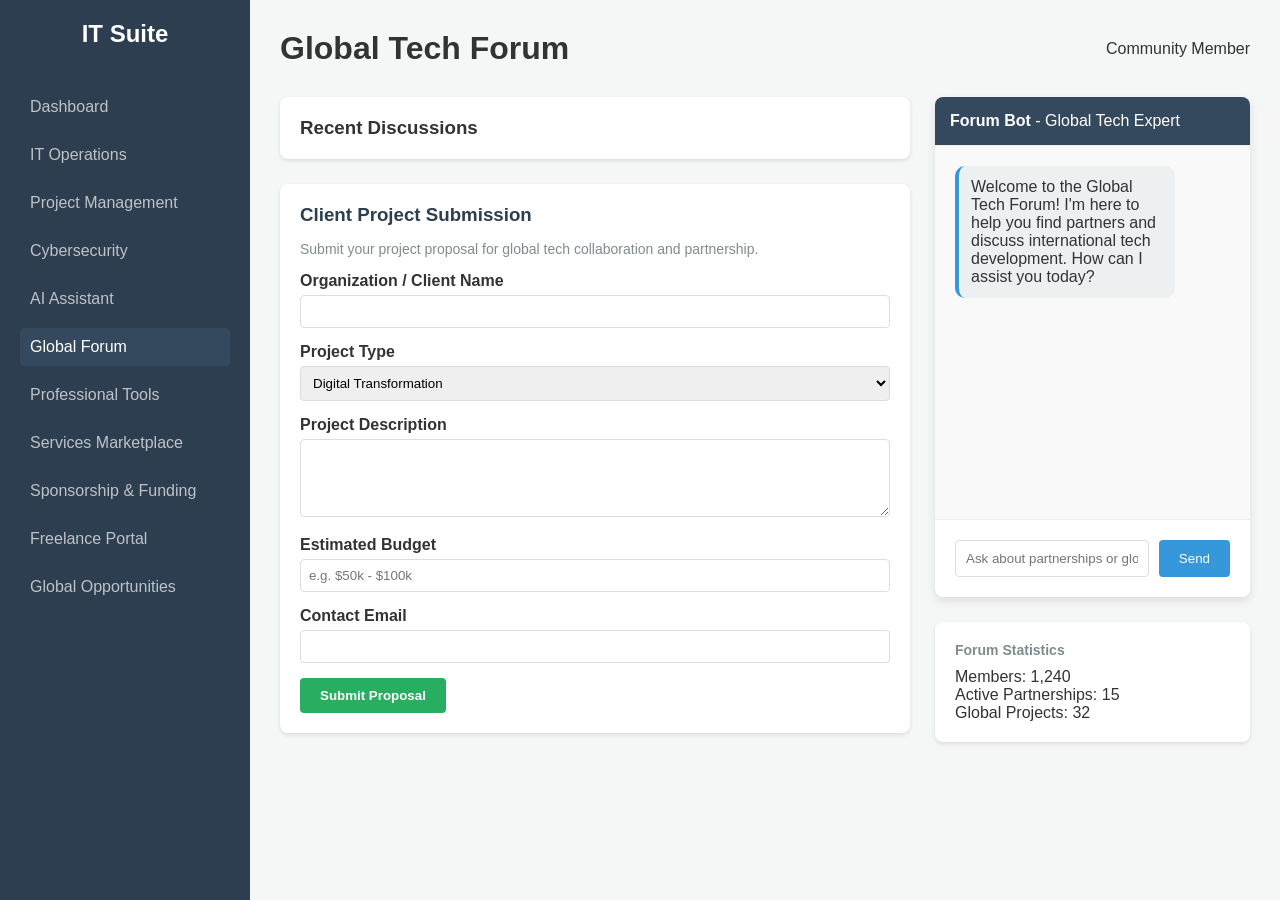
<file: app/forum.html>
<!DOCTYPE html>
<html lang="en">
<head>
    <meta charset="UTF-8">
    <meta name="viewport" content="width=device-width, initial-scale=1.0">
    <title>Global Forum - IT Suite</title>
    <link rel="stylesheet" href="css/style.css">
    <style>
        .forum-layout {
            display: grid;
            grid-template-columns: 2fr 1fr;
            gap: 25px;
        }
        .discussion-list {
            background: white;
            border-radius: 8px;
            padding: 20px;
            box-shadow: 0 2px 4px rgba(0,0,0,0.1);
        }
        .topic-item {
            padding: 15px;
            border-bottom: 1px solid #eee;
            display: flex;
            justify-content: space-between;
            align-items: center;
        }
        .topic-item:last-child {
            border-bottom: none;
        }
        .topic-info h4 {
            margin-bottom: 5px;
            color: #2c3e50;
        }
        .topic-meta {
            font-size: 12px;
            color: #7f8c8d;
        }
        .topic-category {
            background: #e1f5fe;
            color: #0288d1;
            padding: 2px 8px;
            border-radius: 4px;
            font-size: 11px;
            margin-right: 8px;
        }
        .submission-form {
            background: white;
            padding: 20px;
            border-radius: 8px;
            box-shadow: 0 2px 4px rgba(0,0,0,0.1);
            margin-top: 25px;
        }
        .submission-form h3 {
            margin-bottom: 15px;
            color: #2c3e50;
        }
        .form-group {
            margin-bottom: 15px;
        }
        .form-group label {
            display: block;
            margin-bottom: 5px;
            font-weight: 600;
        }
        .form-group input, .form-group textarea, .form-group select {
            width: 100%;
            padding: 8px;
            border: 1px solid #ddd;
            border-radius: 4px;
        }
        .submit-btn {
            background: #27ae60;
            color: white;
            border: none;
            padding: 10px 20px;
            border-radius: 4px;
            cursor: pointer;
            font-weight: bold;
        }
    </style>
</head>
<body>
    <div class="sidebar">
        <div class="logo">IT Suite</div>
        <nav>
            <ul>
                <li><a href="index.html">Dashboard</a></li>
                <li><a href="ops.html">IT Operations</a></li>
                <li><a href="projects.html">Project Management</a></li>
                <li><a href="security.html">Cybersecurity</a></li>
                <li><a href="ai-assistant.html">AI Assistant</a></li>
                <li class="active"><a href="forum.html">Global Forum</a></li>
                <li><a href="integrations.html">Professional Tools</a></li>
                <li><a href="services.html">Services Marketplace</a></li>
                <li><a href="funding.html">Sponsorship & Funding</a></li>
                <li><a href="freelance.html">Freelance Portal</a></li>
                <li><a href="global-opportunities.html">Global Opportunities</a></li>
            </ul>
        </nav>
    </div>
    <main>
        <header>
            <h1>Global Tech Forum</h1>
            <div class="user-profile">Community Member</div>
        </header>

        <div class="forum-layout">
            <div class="main-content">
                <section class="discussion-list">
                    <h3>Recent Discussions</h3>
                    <div id="forumTopics">
                        <!-- Loaded dynamically -->
                    </div>
                </section>

                <section class="submission-form">
                    <h3>Client Project Submission</h3>
                    <p style="margin-bottom: 15px; font-size: 14px; color: #7f8c8d;">Submit your project proposal for global tech collaboration and partnership.</p>
                    <form id="clientSubmissionForm">
                        <div class="form-group">
                            <label for="clientName">Organization / Client Name</label>
                            <input type="text" id="clientName" required>
                        </div>
                        <div class="form-group">
                            <label for="projectType">Project Type</label>
                            <select id="projectType">
                                <option value="Digital Transformation">Digital Transformation</option>
                                <option value="Infrastructure Development">Infrastructure Development</option>
                                <option value="Cybersecurity Initiative">Cybersecurity Initiative</option>
                                <option value="Capacity Building">Capacity Building</option>
                            </select>
                        </div>
                        <div class="form-group">
                            <label for="description">Project Description</label>
                            <textarea id="description" rows="4" required></textarea>
                        </div>
                        <div class="form-group">
                            <label for="budget">Estimated Budget</label>
                            <input type="text" id="budget" placeholder="e.g. $50k - $100k">
                        </div>
                        <div class="form-group">
                            <label for="email">Contact Email</label>
                            <input type="email" id="email" required>
                        </div>
                        <button type="submit" class="submit-btn">Submit Proposal</button>
                    </form>
                </section>
            </div>

            <aside class="forum-sidebar">
                <div class="ai-container" style="height: 500px;">
                    <div style="padding: 15px; border-bottom: 1px solid #eee; background: #34495e; color: white; border-radius: 8px 8px 0 0;">
                        <strong>Forum Bot</strong> - Global Tech Expert
                    </div>
                    <div class="chat-messages" id="forumChatMessages">
                        <div class="message ai">
                            <div class="chat-bubble">
                                Welcome to the Global Tech Forum! I'm here to help you find partners and discuss international tech development. How can I assist you today?
                            </div>
                        </div>
                    </div>
                    <div class="chat-input">
                        <input type="text" id="forumChatInput" placeholder="Ask about partnerships or global tech...">
                        <button id="forumSendButton">Send</button>
                    </div>
                </div>

                <div class="stat-card" style="margin-top: 25px;">
                    <h3>Forum Statistics</h3>
                    <p>Members: 1,240</p>
                    <p>Active Partnerships: 15</p>
                    <p>Global Projects: 32</p>
                </div>
            </aside>
        </div>
    </main>
    <script src="js/main.js"></script>
</body>
</html>
</file>
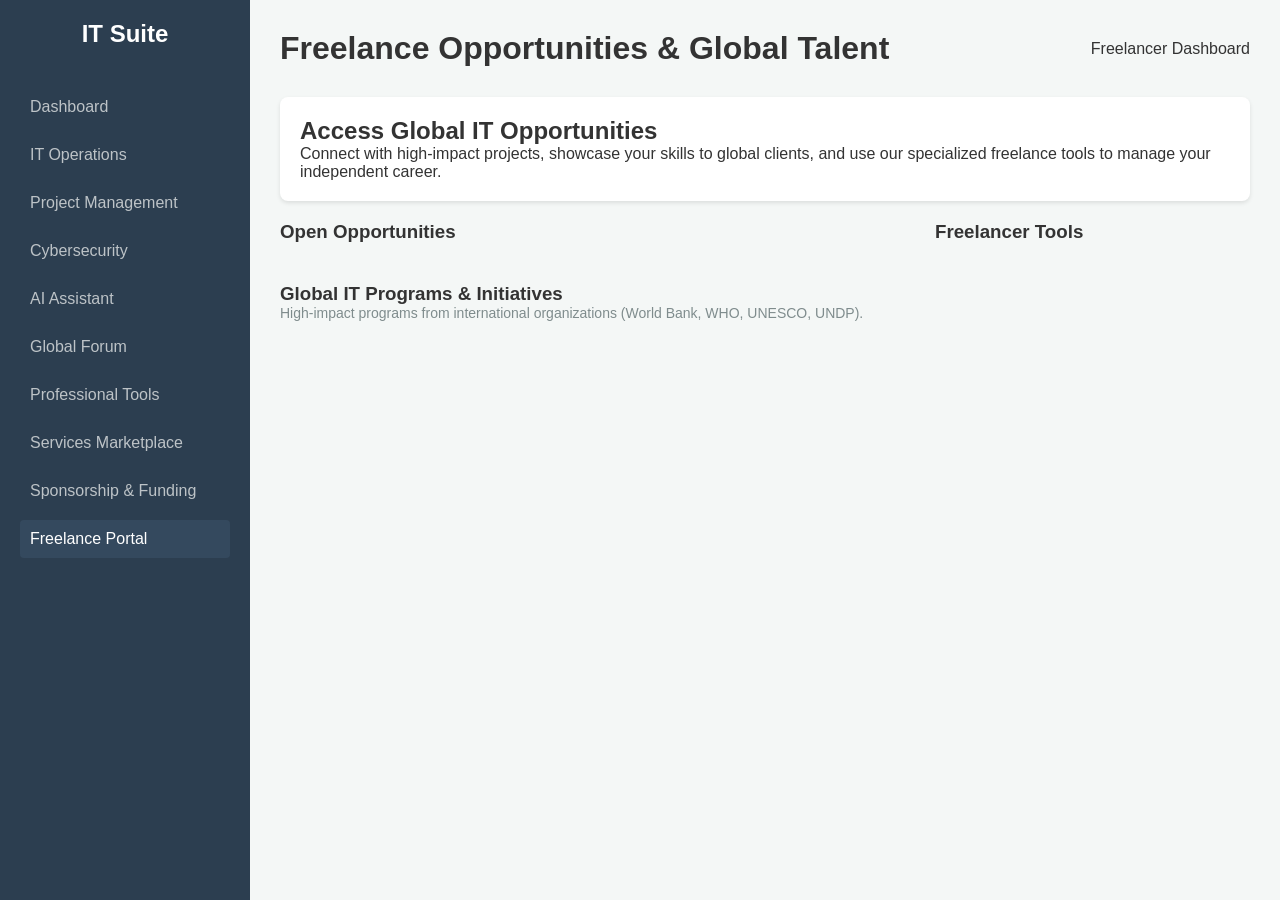
<file: app/freelance.html>
<!DOCTYPE html>
<html lang="en">
<head>
    <meta charset="UTF-8">
    <meta name="viewport" content="width=device-width, initial-scale=1.0">
    <title>Freelance Portal - IT Suite</title>
    <link rel="stylesheet" href="css/style.css">
</head>
<body>
    <div class="sidebar">
        <div class="logo">IT Suite</div>
        <nav>
            <ul>
                <li><a href="index.html">Dashboard</a></li>
                <li><a href="ops.html">IT Operations</a></li>
                <li><a href="projects.html">Project Management</a></li>
                <li><a href="security.html">Cybersecurity</a></li>
                <li><a href="ai-assistant.html">AI Assistant</a></li>
                <li><a href="forum.html">Global Forum</a></li>
                <li><a href="integrations.html">Professional Tools</a></li>
                <li><a href="services.html">Services Marketplace</a></li>
                <li><a href="funding.html">Sponsorship & Funding</a></li>
                <li class="active"><a href="freelance.html">Freelance Portal</a></li>
            </ul>
        </nav>
    </div>
    <main>
        <header>
            <h1>Freelance Opportunities & Global Talent</h1>
            <div class="user-profile">Freelancer Dashboard</div>
        </header>

        <section class="marketplace-intro">
            <div class="stat-card full-width">
                <h2>Access Global IT Opportunities</h2>
                <p>Connect with high-impact projects, showcase your skills to global clients, and use our specialized freelance tools to manage your independent career.</p>
            </div>
        </section>

        <div class="freelance-grid">
            <div id="opportunitiesSection">
                <h3>Open Opportunities</h3>
                <div id="opportunitiesList" style="margin-top: 15px;">
                    <!-- Loaded dynamically -->
                </div>

                <h3 style="margin-top: 40px;">Global IT Programs & Initiatives</h3>
                <p style="color: #7f8c8d; font-size: 14px; margin-bottom: 15px;">High-impact programs from international organizations (World Bank, WHO, UNESCO, UNDP).</p>
                <div id="globalProgramsList">
                    <!-- Loaded dynamically -->
                </div>
            </div>
            <div id="toolsSection">
                <h3>Freelancer Tools</h3>
                <div id="toolsList" style="margin-top: 15px;">
                    <!-- Loaded dynamically -->
                </div>
            </div>
        </div>
    </main>
    <script src="js/main.js"></script>
</body>
</html>
</file>
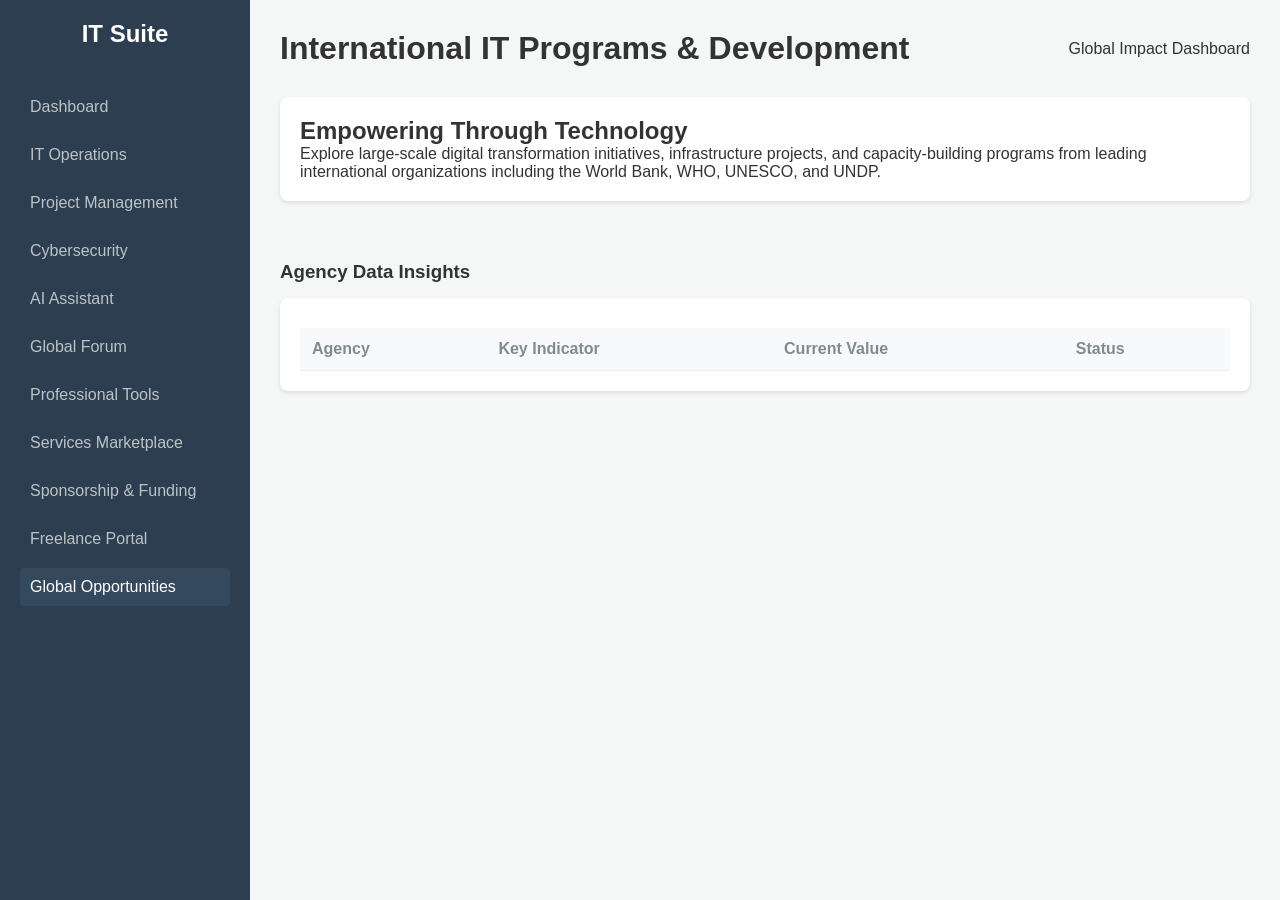
<file: app/global-opportunities.html>
<!DOCTYPE html>
<html lang="en">
<head>
    <meta charset="UTF-8">
    <meta name="viewport" content="width=device-width, initial-scale=1.0">
    <title>Global Opportunities - IT Suite</title>
    <link rel="stylesheet" href="css/style.css">
</head>
<body>
    <div class="sidebar">
        <div class="logo">IT Suite</div>
        <nav>
            <ul>
                <li><a href="index.html">Dashboard</a></li>
                <li><a href="ops.html">IT Operations</a></li>
                <li><a href="projects.html">Project Management</a></li>
                <li><a href="security.html">Cybersecurity</a></li>
                <li><a href="ai-assistant.html">AI Assistant</a></li>
                <li><a href="forum.html">Global Forum</a></li>
                <li><a href="integrations.html">Professional Tools</a></li>
                <li><a href="services.html">Services Marketplace</a></li>
                <li><a href="funding.html">Sponsorship & Funding</a></li>
                <li><a href="freelance.html">Freelance Portal</a></li>
                <li class="active"><a href="global-opportunities.html">Global Opportunities</a></li>
            </ul>
        </nav>
    </div>
    <main>
        <header>
            <h1>International IT Programs & Development</h1>
            <div class="user-profile">Global Impact Dashboard</div>
        </header>

        <section class="marketplace-intro">
            <div class="stat-card full-width">
                <h2>Empowering Through Technology</h2>
                <p>Explore large-scale digital transformation initiatives, infrastructure projects, and capacity-building programs from leading international organizations including the World Bank, WHO, UNESCO, and UNDP.</p>
            </div>
        </section>

        <div id="globalProgramsList" class="freelance-grid" style="grid-template-columns: 1fr 1fr;">
            <!-- Loaded dynamically from js/main.js -->
        </div>

        <section style="margin-top: 40px;">
            <h3>Agency Data Insights</h3>
            <div class="stat-card" style="margin-top: 15px;">
                <table id="unAgenciesTable">
                    <thead>
                        <tr>
                            <th>Agency</th>
                            <th>Key Indicator</th>
                            <th>Current Value</th>
                            <th>Status</th>
                        </tr>
                    </thead>
                    <tbody>
                        <!-- Data will be loaded dynamically -->
                    </tbody>
                </table>
            </div>
        </section>
    </main>
    <script src="js/main.js"></script>
</body>
</html>
</file>
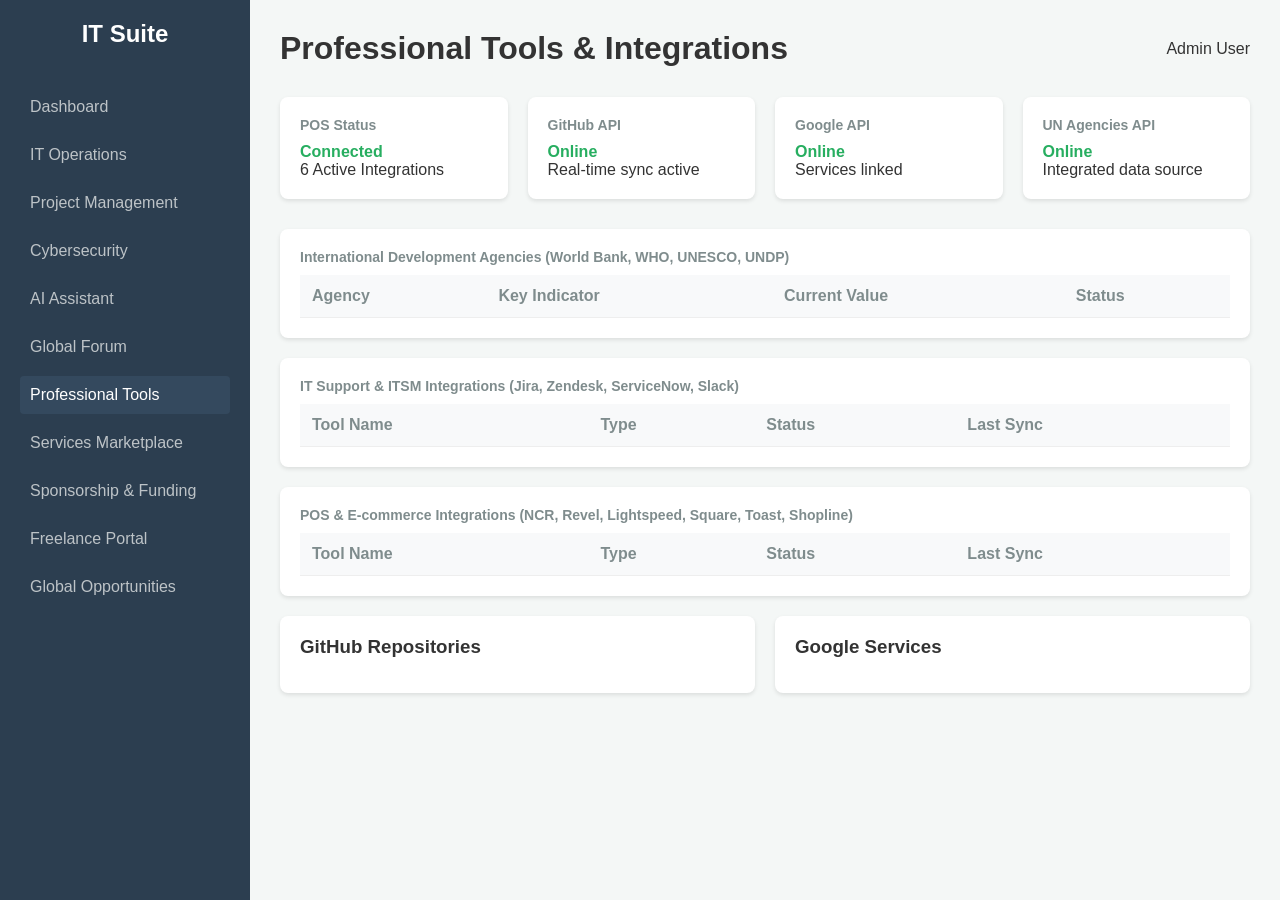
<file: app/integrations.html>
<!DOCTYPE html>
<html lang="en">
<head>
    <meta charset="UTF-8">
    <meta name="viewport" content="width=device-width, initial-scale=1.0">
    <title>Professional Tools - IT Suite</title>
    <link rel="stylesheet" href="css/style.css">
</head>
<body>
    <div class="sidebar">
        <div class="logo">IT Suite</div>
        <nav>
            <ul>
                <li><a href="index.html">Dashboard</a></li>
                <li><a href="ops.html">IT Operations</a></li>
                <li><a href="projects.html">Project Management</a></li>
                <li><a href="security.html">Cybersecurity</a></li>
                <li><a href="ai-assistant.html">AI Assistant</a></li>
                <li><a href="forum.html">Global Forum</a></li>
                <li class="active"><a href="integrations.html">Professional Tools</a></li>
                <li><a href="services.html">Services Marketplace</a></li>
                <li><a href="funding.html">Sponsorship & Funding</a></li>
                <li><a href="freelance.html">Freelance Portal</a></li>
                <li><a href="global-opportunities.html">Global Opportunities</a></li>
            </ul>
        </nav>
    </div>
    <main>
        <header>
            <h1>Professional Tools & Integrations</h1>
            <div class="user-profile">Admin User</div>
        </header>

        <section class="stats-grid">
            <div class="stat-card">
                <h3>POS Status</h3>
                <div class="status healthy" id="posStatus">Connected</div>
                <p>6 Active Integrations</p>
            </div>
            <div class="stat-card">
                <h3>GitHub API</h3>
                <div class="status healthy" id="githubStatus">Online</div>
                <p>Real-time sync active</p>
            </div>
            <div class="stat-card">
                <h3>Google API</h3>
                <div class="status healthy" id="googleStatus">Online</div>
                <p>Services linked</p>
            </div>
            <div class="stat-card">
                <h3>UN Agencies API</h3>
                <div class="status healthy" id="unAgenciesStatus">Online</div>
                <p>Integrated data source</p>
            </div>
        </section>

        <section class="ops-grid">
            <div class="stat-card" style="margin-bottom: 20px;">
                <h3>International Development Agencies (World Bank, WHO, UNESCO, UNDP)</h3>
                <table id="unAgenciesTable">
                    <thead>
                        <tr>
                            <th>Agency</th>
                            <th>Key Indicator</th>
                            <th>Current Value</th>
                            <th>Status</th>
                        </tr>
                    </thead>
                    <tbody>
                        <!-- Data will be loaded dynamically -->
                    </tbody>
                </table>
            </div>

            <div class="stat-card" style="margin-bottom: 20px;">
                <h3>IT Support & ITSM Integrations (Jira, Zendesk, ServiceNow, Slack)</h3>
                <table id="itsmTable">
                    <thead>
                        <tr>
                            <th>Tool Name</th>
                            <th>Type</th>
                            <th>Status</th>
                            <th>Last Sync</th>
                        </tr>
                    </thead>
                    <tbody>
                        <!-- Data will be loaded dynamically -->
                    </tbody>
                </table>
            </div>

            <div class="stat-card" style="margin-bottom: 20px;">
                <h3>POS & E-commerce Integrations (NCR, Revel, Lightspeed, Square, Toast, Shopline)</h3>
                <table id="posTable">
                    <thead>
                        <tr>
                            <th>Tool Name</th>
                            <th>Type</th>
                            <th>Status</th>
                            <th>Last Sync</th>
                        </tr>
                    </thead>
                    <tbody>
                        <!-- Data will be loaded dynamically -->
                    </tbody>
                </table>
            </div>
        </section>

        <section class="charts">
            <div class="chart-container">
                <h3>GitHub Repositories</h3>
                <div id="githubRepos" style="margin-top: 15px;">
                    <!-- Data will be loaded dynamically -->
                </div>
            </div>
            <div class="chart-container">
                <h3>Google Services</h3>
                <div id="googleServices" style="margin-top: 15px;">
                    <!-- Data will be loaded dynamically -->
                </div>
            </div>
        </section>
    </main>
    <script src="js/main.js"></script>
</body>
</html>
</file>
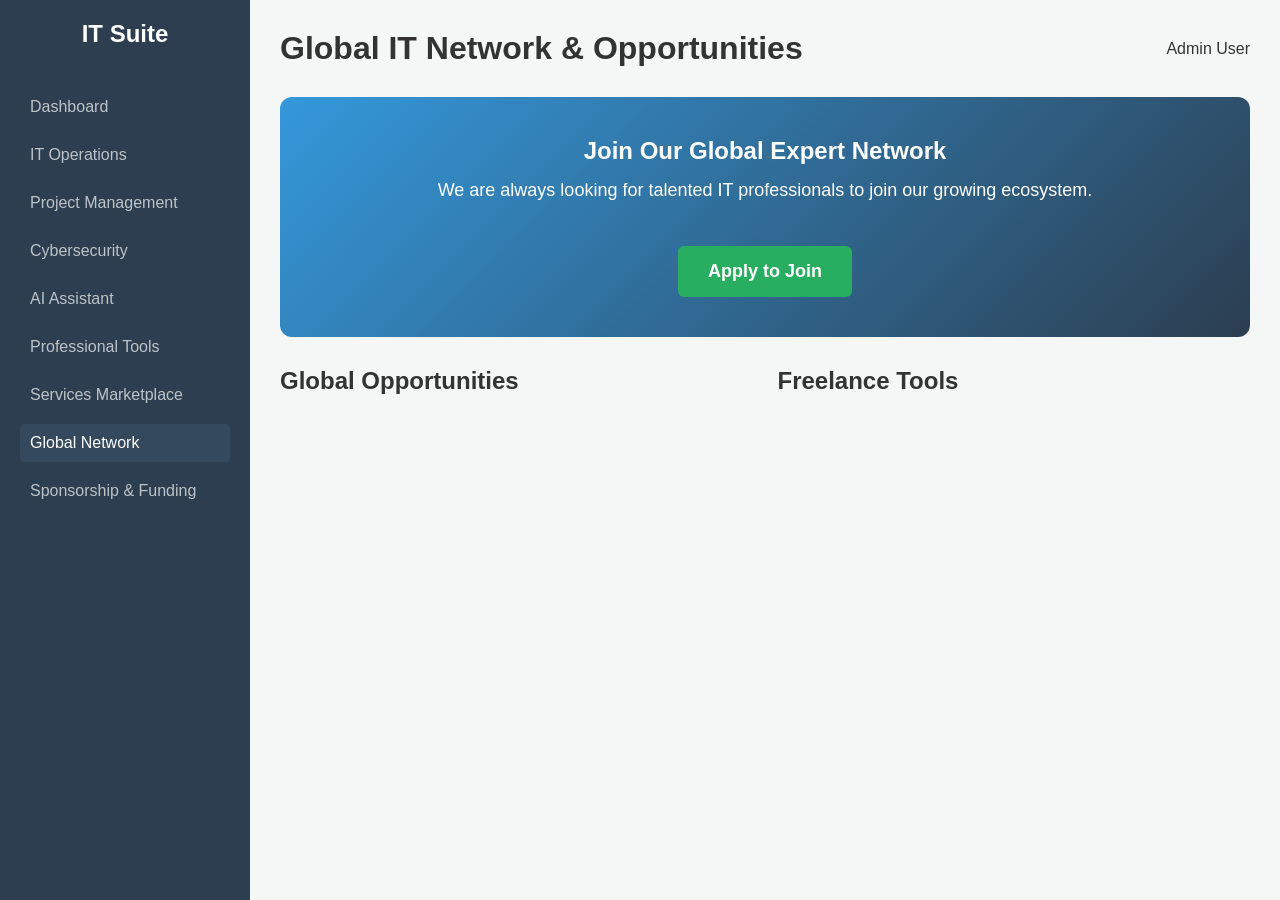
<file: app/network.html>
<!DOCTYPE html>
<html lang="en">
<head>
    <meta charset="UTF-8">
    <meta name="viewport" content="width=device-width, initial-scale=1.0">
    <title>Global Network - IT Suite</title>
    <link rel="stylesheet" href="css/style.css">
    <style>
        .network-grid {
            display: grid;
            grid-template-columns: 1fr 1fr;
            gap: 25px;
            margin-top: 20px;
        }
        .opportunity-card, .tool-card {
            background: white;
            border-radius: 12px;
            padding: 20px;
            box-shadow: 0 4px 10px rgba(0,0,0,0.1);
            margin-bottom: 20px;
        }
        .opportunity-card h3, .tool-card h3 {
            color: #2c3e50;
            margin-bottom: 10px;
        }
        .opportunity-card .meta, .tool-card .category {
            font-size: 14px;
            color: #3498db;
            margin-bottom: 10px;
            font-weight: bold;
        }
        .invitation-banner {
            background: linear-gradient(135deg, #3498db, #2c3e50);
            color: white;
            padding: 40px;
            border-radius: 12px;
            margin-bottom: 30px;
            text-align: center;
        }
        .invitation-banner h2 {
            margin-bottom: 15px;
        }
        .invitation-banner p {
            font-size: 18px;
            margin-bottom: 25px;
            max-width: 800px;
            margin-left: auto;
            margin-right: auto;
        }
        .apply-btn {
            background: #27ae60;
            color: white;
            border: none;
            padding: 15px 30px;
            border-radius: 6px;
            font-size: 18px;
            font-weight: bold;
            cursor: pointer;
            transition: background 0.3s;
        }
        .apply-btn:hover {
            background: #219150;
        }
    </style>
</head>
<body>
    <div class="sidebar">
        <div class="logo">IT Suite</div>
        <nav>
            <ul>
                <li><a href="index.html">Dashboard</a></li>
                <li><a href="ops.html">IT Operations</a></li>
                <li><a href="projects.html">Project Management</a></li>
                <li><a href="security.html">Cybersecurity</a></li>
                <li><a href="ai-assistant.html">AI Assistant</a></li>
                <li><a href="integrations.html">Professional Tools</a></li>
                <li><a href="services.html">Services Marketplace</a></li>
                <li class="active"><a href="network.html">Global Network</a></li>
                <li><a href="funding.html">Sponsorship & Funding</a></li>
            </ul>
        </nav>
    </div>
    <main>
        <header>
            <h1>Global IT Network & Opportunities</h1>
            <div class="user-profile">Admin User</div>
        </header>

        <section id="invitationSection">
            <!-- Invitation will be loaded dynamically -->
             <div class="invitation-banner">
                <h2 id="invitationTitle">Join Our Global Expert Network</h2>
                <p id="invitationMessage">We are always looking for talented IT professionals to join our growing ecosystem.</p>
                <button class="apply-btn" id="applyBtn">Apply to Join</button>
             </div>
        </section>

        <div class="network-grid">
            <section>
                <h2>Global Opportunities</h2>
                <div id="opportunitiesList" style="margin-top: 15px;">
                    <!-- Data will be loaded dynamically -->
                </div>
            </section>
            <section>
                <h2>Freelance Tools</h2>
                <div id="freelanceToolsList" style="margin-top: 15px;">
                    <!-- Data will be loaded dynamically -->
                </div>
            </section>
        </div>
    </main>
    <script src="js/main.js"></script>
</body>
</html>
</file>
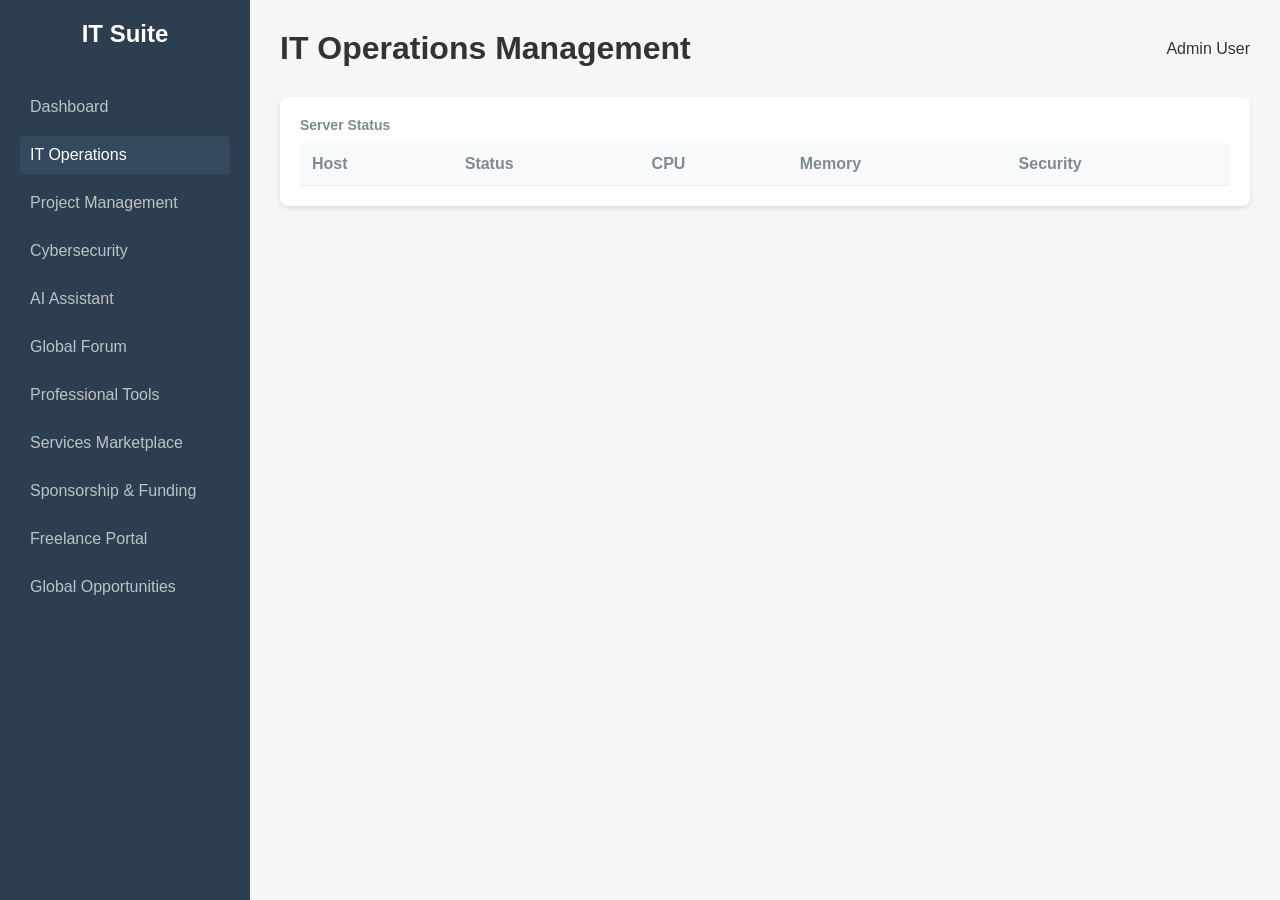
<file: app/ops.html>
<!DOCTYPE html>
<html lang="en">
<head>
    <meta charset="UTF-8">
    <meta name="viewport" content="width=device-width, initial-scale=1.0">
    <title>IT Operations - IT Suite</title>
    <link rel="stylesheet" href="css/style.css">
</head>
<body>
    <div class="sidebar">
        <div class="logo">IT Suite</div>
        <nav>
            <ul>
                <li><a href="index.html">Dashboard</a></li>
                <li class="active"><a href="ops.html">IT Operations</a></li>
                <li><a href="projects.html">Project Management</a></li>
                <li><a href="security.html">Cybersecurity</a></li>
                <li><a href="ai-assistant.html">AI Assistant</a></li>
                <li><a href="forum.html">Global Forum</a></li>
                <li><a href="integrations.html">Professional Tools</a></li>
                <li><a href="services.html">Services Marketplace</a></li>
                <li><a href="funding.html">Sponsorship & Funding</a></li>
                <li><a href="freelance.html">Freelance Portal</a></li>
                <li><a href="global-opportunities.html">Global Opportunities</a></li>
            </ul>
        </nav>
    </div>
    <main>
        <header>
            <h1>IT Operations Management</h1>
            <div class="user-profile">Admin User</div>
        </header>
        <section class="ops-grid">
            <div class="stat-card full-width">
                <h3>Server Status</h3>
                <table id="serverTable">
                    <thead>
                        <tr>
                            <th>Host</th>
                            <th>Status</th>
                            <th>CPU</th>
                            <th>Memory</th>
                            <th>Security</th>
                        </tr>
                    </thead>
                    <tbody>
                        <!-- Data will be loaded dynamically -->
                    </tbody>
                </table>
            </div>
        </section>
    </main>
    <script src="js/main.js"></script>
</body>
</html>
</file>
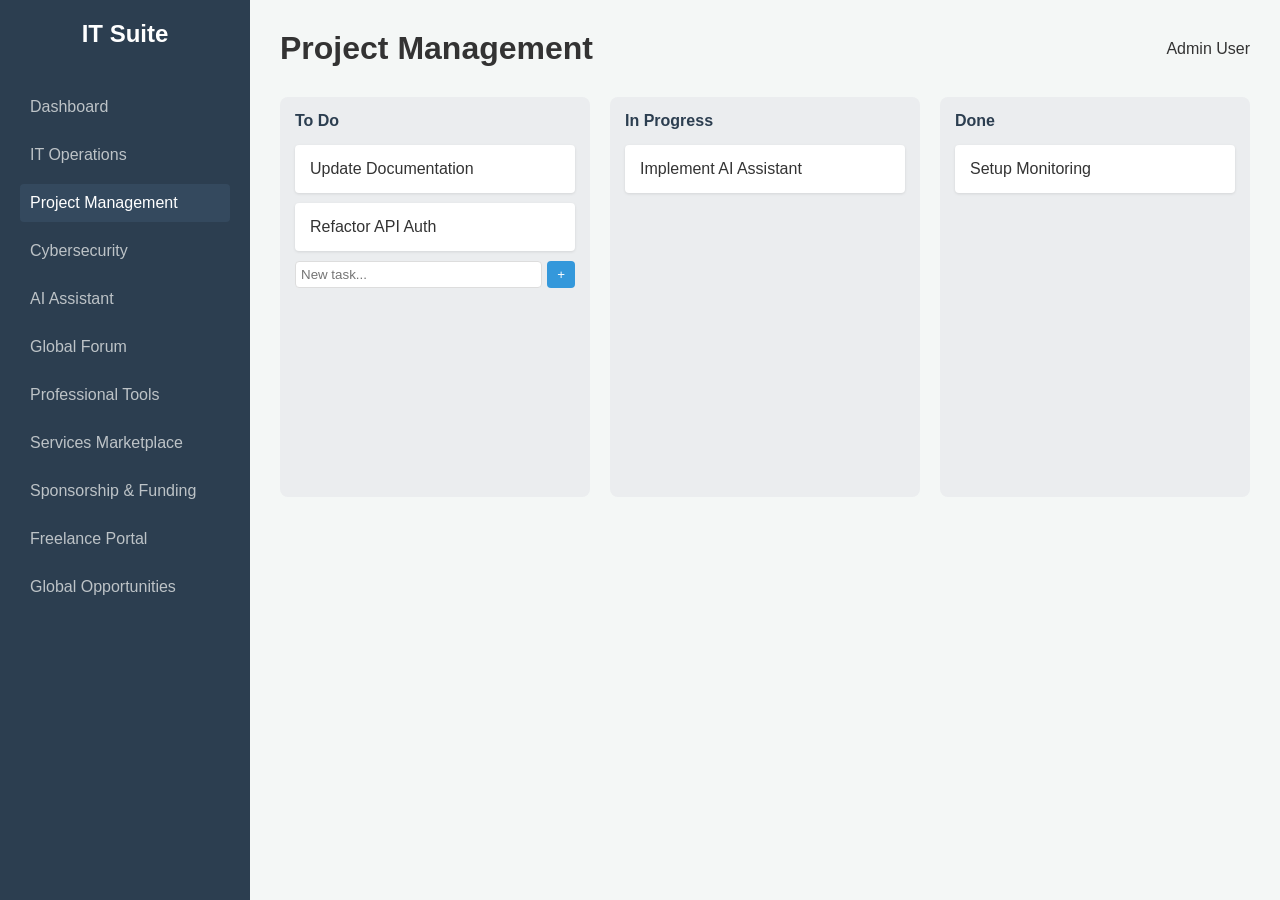
<file: app/projects.html>
<!DOCTYPE html>
<html lang="en">
<head>
    <meta charset="UTF-8">
    <meta name="viewport" content="width=device-width, initial-scale=1.0">
    <title>Project Management - IT Suite</title>
    <link rel="stylesheet" href="css/style.css">
</head>
<body>
    <div class="sidebar">
        <div class="logo">IT Suite</div>
        <nav>
            <ul>
                <li><a href="index.html">Dashboard</a></li>
                <li><a href="ops.html">IT Operations</a></li>
                <li class="active"><a href="projects.html">Project Management</a></li>
                <li><a href="security.html">Cybersecurity</a></li>
                <li><a href="ai-assistant.html">AI Assistant</a></li>
                <li><a href="forum.html">Global Forum</a></li>
                <li><a href="integrations.html">Professional Tools</a></li>
                <li><a href="services.html">Services Marketplace</a></li>
                <li><a href="funding.html">Sponsorship & Funding</a></li>
                <li><a href="freelance.html">Freelance Portal</a></li>
                <li><a href="global-opportunities.html">Global Opportunities</a></li>
            </ul>
        </nav>
    </div>
    <main>
        <header>
            <h1>Project Management</h1>
            <div class="user-profile">Admin User</div>
        </header>
        <section class="kanban-board">
            <div class="kanban-column" id="todoColumn">
                <h3>To Do</h3>
                <div class="kanban-card">Update Documentation</div>
                <div class="kanban-card">Refactor API Auth</div>
                <div class="add-task">
                    <input type="text" id="newTaskInput" placeholder="New task...">
                    <button id="addTaskButton">+</button>
                </div>
            </div>
            <div class="kanban-column">
                <h3>In Progress</h3>
                <div class="kanban-card">Implement AI Assistant</div>
            </div>
            <div class="kanban-column">
                <h3>Done</h3>
                <div class="kanban-card">Setup Monitoring</div>
            </div>
        </section>
    </main>
    <script src="js/main.js"></script>
</body>
</html>
</file>
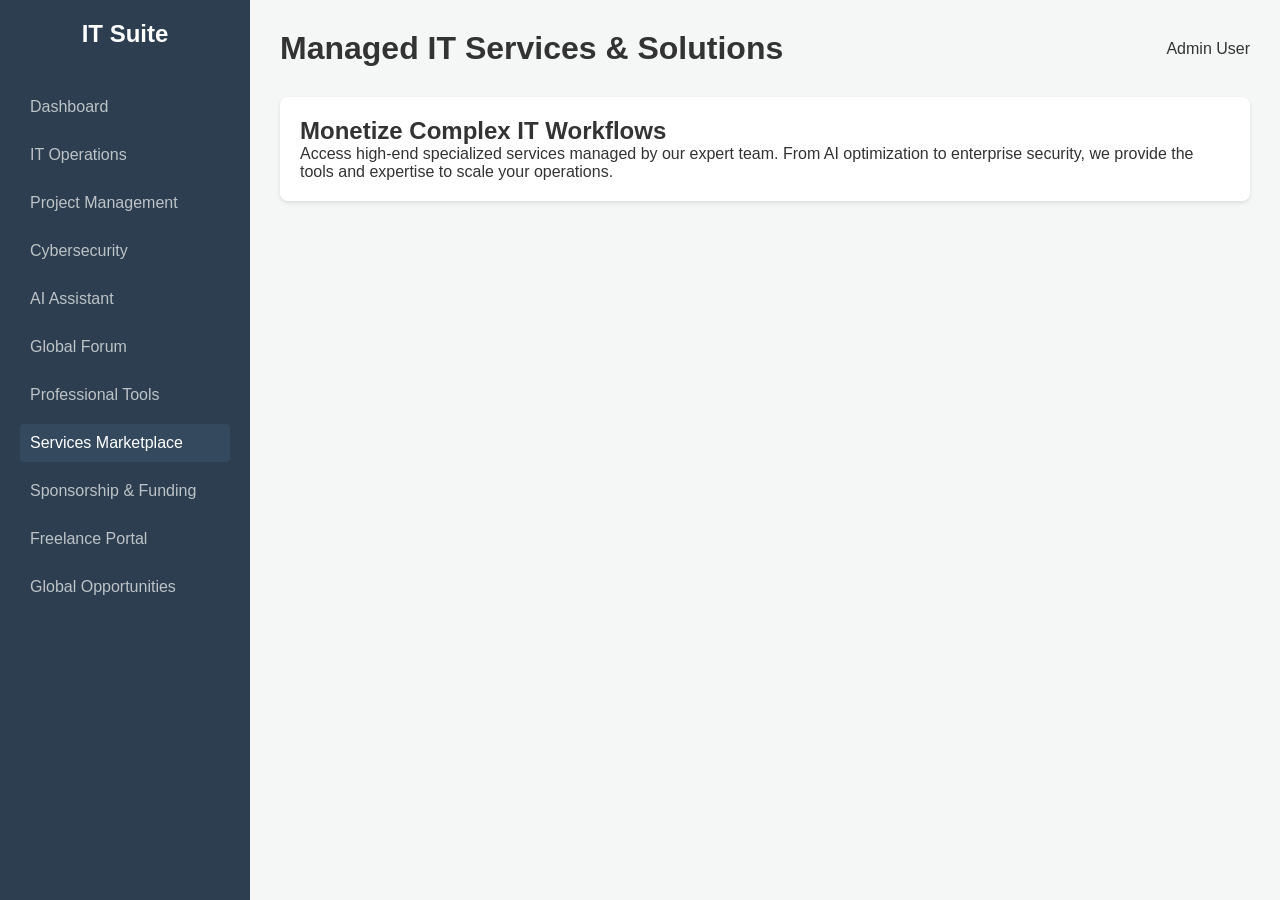
<file: app/services.html>
<!DOCTYPE html>
<html lang="en">
<head>
    <meta charset="UTF-8">
    <meta name="viewport" content="width=device-width, initial-scale=1.0">
    <title>Services Marketplace - IT Suite</title>
    <link rel="stylesheet" href="css/style.css">
    <style>
        .services-grid {
            display: grid;
            grid-template-columns: repeat(auto-fit, minmax(300px, 1fr));
            gap: 25px;
            margin-top: 20px;
        }
        .service-card {
            background: white;
            border-radius: 12px;
            padding: 25px;
            box-shadow: 0 4px 15px rgba(0,0,0,0.1);
            display: flex;
            flex-direction: column;
            transition: transform 0.3s;
            position: relative;
            overflow: hidden;
        }
        .service-card:hover {
            transform: translateY(-8px);
        }
        .service-card .premium-badge {
            position: absolute;
            top: 15px;
            right: -35px;
            background: #f1c40f;
            color: #2c3e50;
            padding: 5px 40px;
            transform: rotate(45deg);
            font-size: 12px;
            font-weight: bold;
            box-shadow: 0 2px 4px rgba(0,0,0,0.1);
        }
        .service-card h3 {
            font-size: 20px;
            margin-bottom: 10px;
            color: #2c3e50;
        }
        .service-card .category {
            font-size: 12px;
            text-transform: uppercase;
            letter-spacing: 1px;
            color: #3498db;
            margin-bottom: 15px;
            font-weight: bold;
        }
        .service-card p {
            color: #7f8c8d;
            line-height: 1.6;
            margin-bottom: 20px;
            flex-grow: 1;
        }
        .service-card .price-tag {
            font-size: 28px;
            font-weight: bold;
            color: #2c3e50;
            margin-bottom: 20px;
        }
        .service-card .price-tag span {
            font-size: 14px;
            color: #95a5a6;
            font-weight: normal;
        }
        .purchase-btn {
            background: #27ae60;
            color: white;
            border: none;
            padding: 12px;
            border-radius: 6px;
            font-weight: bold;
            cursor: pointer;
            transition: background 0.3s;
        }
        .purchase-btn:hover {
            background: #219150;
        }
    </style>
</head>
<body>
    <div class="sidebar">
        <div class="logo">IT Suite</div>
        <nav>
            <ul>
                <li><a href="index.html">Dashboard</a></li>
                <li><a href="ops.html">IT Operations</a></li>
                <li><a href="projects.html">Project Management</a></li>
                <li><a href="security.html">Cybersecurity</a></li>
                <li><a href="ai-assistant.html">AI Assistant</a></li>
                <li><a href="forum.html">Global Forum</a></li>
                <li><a href="integrations.html">Professional Tools</a></li>
                <li class="active"><a href="services.html">Services Marketplace</a></li>
                <li><a href="funding.html">Sponsorship & Funding</a></li>
                <li><a href="freelance.html">Freelance Portal</a></li>
                <li><a href="global-opportunities.html">Global Opportunities</a></li>
            </ul>
        </nav>
    </div>
    <main>
        <header>
            <h1>Managed IT Services & Solutions</h1>
            <div class="user-profile">Admin User</div>
        </header>

        <section class="marketplace-intro">
            <div class="stat-card full-width">
                <h2>Monetize Complex IT Workflows</h2>
                <p>Access high-end specialized services managed by our expert team. From AI optimization to enterprise security, we provide the tools and expertise to scale your operations.</p>
            </div>
        </section>

        <div class="services-grid" id="servicesGrid">
            <!-- Services will be loaded dynamically -->
        </div>
    </main>
    <script src="js/main.js"></script>
</body>
</html>
</file>
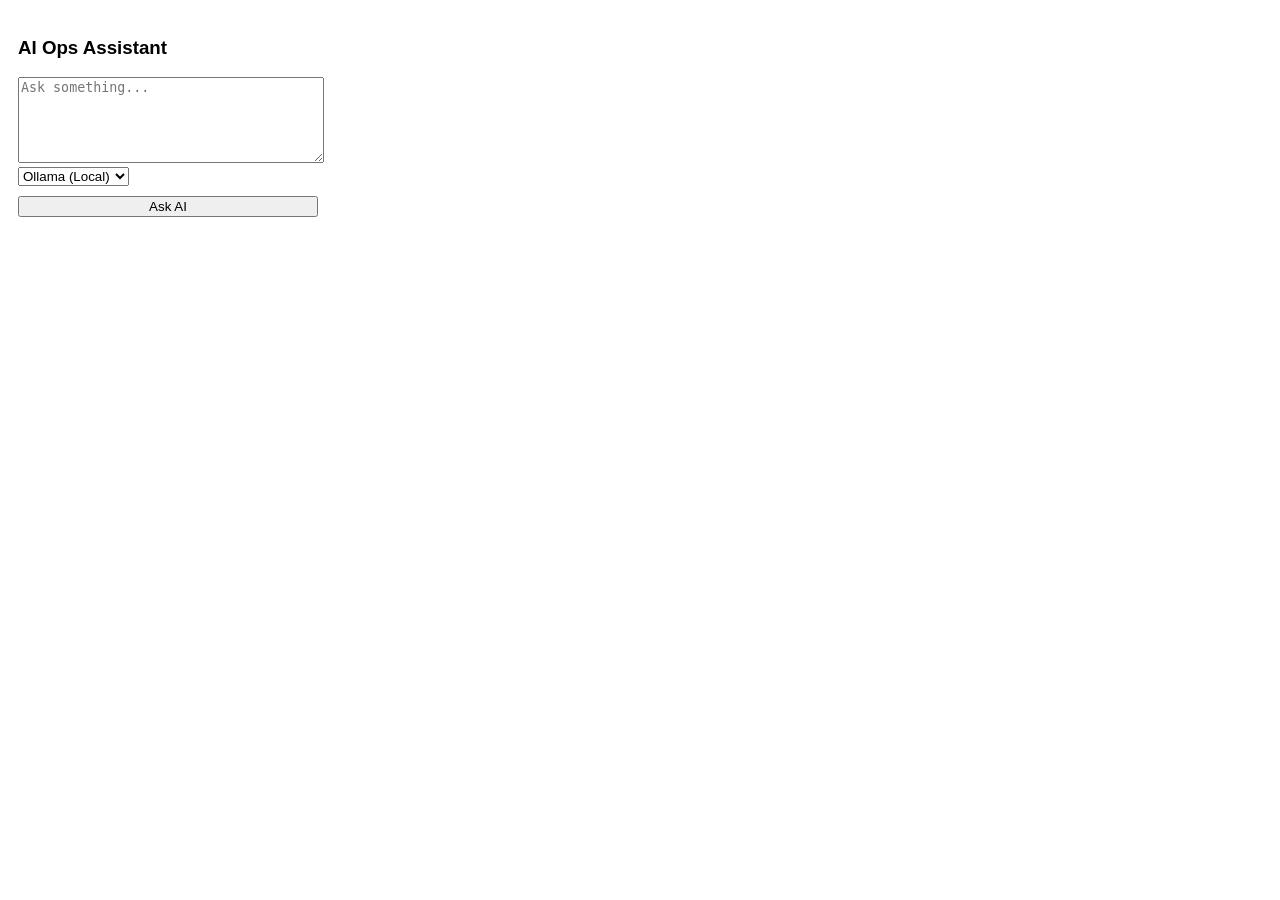
<file: chrome_extension/popup.html>
<!DOCTYPE html>
<html>
<head>
  <style>
    body { width: 300px; padding: 10px; font-family: sans-serif; }
    textarea { width: 100%; height: 80px; }
    button { margin-top: 10px; width: 100%; }
    #response { margin-top: 10px; white-space: pre-wrap; font-size: 0.9em; }
  </style>
</head>
<body>
  <h3>AI Ops Assistant</h3>
  <textarea id="prompt" placeholder="Ask something..."></textarea>
  <select id="provider">
    <option value="ollama">Ollama (Local)</option>
    <option value="google">Google Gemini</option>
  </select>
  <button id="ask">Ask AI</button>
  <div id="response"></div>
  <script src="popup.js"></script>
</body>
</html>
</file>
<file: app/css/style.css>
* {
    box-sizing: border-box;
    margin: 0;
    padding: 0;
}

body {
    font-family: 'Segoe UI', Tahoma, Geneva, Verdana, sans-serif;
    display: flex;
    background-color: #f4f7f6;
    color: #333;
}

.sidebar {
    width: 250px;
    height: 100vh;
    background-color: #2c3e50;
    color: white;
    padding: 20px;
    position: fixed;
}

.sidebar .logo {
    font-size: 24px;
    font-weight: bold;
    margin-bottom: 40px;
    text-align: center;
}

.sidebar nav ul {
    list-style: none;
}

.sidebar nav ul li {
    margin-bottom: 10px;
}

.sidebar nav ul li a {
    color: #bdc3c7;
    text-decoration: none;
    display: block;
    padding: 10px;
    border-radius: 4px;
    transition: background 0.3s;
}

.sidebar nav ul li a:hover, .sidebar nav ul li.active a {
    background-color: #34495e;
    color: white;
}

main {
    margin-left: 250px;
    padding: 30px;
    width: calc(100% - 250px);
}

header {
    display: flex;
    justify-content: space-between;
    align-items: center;
    margin-bottom: 30px;
}

.stats-grid {
    display: grid;
    grid-template-columns: repeat(auto-fit, minmax(200px, 1fr));
    gap: 20px;
    margin-bottom: 30px;
}

.stat-card {
    background: white;
    padding: 20px;
    border-radius: 8px;
    box-shadow: 0 2px 4px rgba(0,0,0,0.1);
}

.chart-container.full-width {
    grid-column: 1 / -1;
}

.status.warning {
    color: #e67e22;
    font-weight: bold;
}

.status.danger {
    color: #e74c3c;
    font-weight: bold;
}

.action-button:hover {
    background-color: #2980b9 !important;
}

.stat-card h3 {
    font-size: 14px;
    color: #7f8c8d;
    margin-bottom: 10px;
}

.stat-card .number {
    font-size: 28px;
    font-weight: bold;
    color: #2c3e50;
}

.stat-card .status.healthy {
    color: #27ae60;
    font-weight: bold;
}

.charts {
    display: grid;
    grid-template-columns: 1fr 1fr;
    gap: 20px;
}

.chart-container {
    background: white;
    padding: 20px;
    border-radius: 8px;
    box-shadow: 0 2px 4px rgba(0,0,0,0.1);
}

/* AI Assistant specific styles */
.ai-container {
    display: flex;
    flex-direction: column;
    height: 600px;
    background: white;
    border-radius: 8px;
    box-shadow: 0 4px 10px rgba(0,0,0,0.1);
}

.chat-messages {
    flex: 1;
    padding: 20px;
    overflow-y: auto;
    background-color: #f9f9f9;
}

.message {
    margin-bottom: 15px;
    max-width: 80%;
}

.message.ai {
    align-self: flex-start;
}

.message.user {
    align-self: flex-end;
    background-color: #3498db;
    color: white;
    padding: 10px;
    border-radius: 10px;
    margin-left: auto;
}

.chat-bubble {
    padding: 12px;
    border-radius: 10px;
    background-color: #ecf0f1;
}

.ai .chat-bubble {
    border-left: 4px solid #3498db;
}

.chat-input {
    display: flex;
    padding: 20px;
    border-top: 1px solid #eee;
}

.chat-input input {
    flex: 1;
    padding: 10px;
    border: 1px solid #ddd;
    border-radius: 4px;
    margin-right: 10px;
}

.chat-input button {
    padding: 10px 20px;
    background-color: #3498db;
    color: white;
    border: none;
    border-radius: 4px;
    cursor: pointer;
}

/* Accessibility & Global Features */
.language-selector {
    margin-top: auto;
    padding-top: 20px;
    border-top: 1px solid #34495e;
}

.language-selector select {
    width: 100%;
    padding: 8px;
    background-color: #34495e;
    color: white;
    border: 1px solid #455a64;
    border-radius: 4px;
    cursor: pointer;
    font-size: 14px;
}

.currency-info {
    font-size: 12px;
    color: #7f8c8d;
    margin-top: 5px;
}

/* Freelance Portal Specific Styles */
.freelance-grid {
    display: grid;
    grid-template-columns: 2fr 1fr;
    gap: 25px;
    margin-top: 20px;
}

.opportunity-card {
    background: white;
    border-radius: 12px;
    padding: 25px;
    box-shadow: 0 4px 15px rgba(0,0,0,0.1);
    margin-bottom: 20px;
    border-left: 5px solid #3498db;
    transition: transform 0.2s;
}

.opportunity-card:hover {
    transform: translateX(5px);
}

.opportunity-card h3 {
    color: #2c3e50;
    margin-bottom: 10px;
    font-size: 20px;
}

.opportunity-card .meta {
    font-size: 14px;
    color: #7f8c8d;
    margin-bottom: 15px;
    display: flex;
    gap: 20px;
}

.opportunity-card .skills {
    display: flex;
    gap: 8px;
    flex-wrap: wrap;
    margin-top: 15px;
}

.skill-tag {
    background: #edf2f7;
    padding: 4px 12px;
    border-radius: 20px;
    font-size: 12px;
    color: #2d3748;
    font-weight: 600;
}

.apply-btn {
    background: #3498db;
    color: white;
    border: none;
    padding: 10px 25px;
    border-radius: 6px;
    cursor: pointer;
    margin-top: 20px;
    font-weight: bold;
    transition: background 0.3s;
}

.apply-btn:hover {
    background: #2980b9;
}

.tool-card {
    background: white;
    padding: 20px;
    border-radius: 12px;
    box-shadow: 0 4px 15px rgba(0,0,0,0.1);
    margin-bottom: 20px;
    display: flex;
    align-items: center;
    gap: 15px;
}

.tool-icon {
    font-size: 32px;
    background: #f7fafc;
    padding: 10px;
    border-radius: 12px;
}

.tool-info h4 {
    margin-bottom: 5px;
    color: #2c3e50;
    font-size: 16px;
}

.tool-info p {
    font-size: 13px;
    color: #7f8c8d;
    line-height: 1.4;
}

.tool-status {
    font-size: 10px;
    text-transform: uppercase;
    font-weight: 800;
    padding: 3px 10px;
    border-radius: 20px;
    margin-top: 8px;
    display: inline-block;
    letter-spacing: 0.5px;
}

.status-available { background: #c6f6d5; color: #22543d; }
.status-beta { background: #feebc8; color: #744210; }
.status-active { background: #bee3f8; color: #2a4365; }
.status-waitlist { background: #fed7d7; color: #822727; }

/* Funding Page Styles */
.progress-container {
    width: 100%;
    background-color: #ecf0f1;
    border-radius: 20px;
    margin: 15px 0;
}

.progress-bar {
    background-color: #27ae60;
    color: white;
    padding: 5px 0;
    text-align: center;
    border-radius: 20px;
    font-size: 14px;
    font-weight: bold;
}

.funding-tiers {
    display: grid;
    grid-template-columns: repeat(auto-fit, minmax(280px, 1fr));
    gap: 20px;
    margin-top: 30px;
}

.tier-card {
    background: white;
    padding: 30px;
    border-radius: 8px;
    box-shadow: 0 4px 6px rgba(0,0,0,0.1);
    text-align: center;
    transition: transform 0.3s;
}

.tier-card:hover {
    transform: translateY(-5px);
}

.tier-card.featured {
    border: 2px solid #3498db;
    position: relative;
}

.tier-card.featured::after {
    content: "Most Popular";
    position: absolute;
    top: -12px;
    left: 50%;
    transform: translateX(-50%);
    background: #3498db;
    color: white;
    padding: 2px 12px;
    border-radius: 20px;
    font-size: 12px;
}

.tier-card h3 {
    font-size: 20px;
    margin-bottom: 15px;
    color: #2c3e50;
}

.tier-card .price {
    font-size: 36px;
    font-weight: bold;
    color: #3498db;
    margin-bottom: 20px;
}

.tier-card .price span {
    font-size: 16px;
    color: #7f8c8d;
}

.tier-card ul {
    list-style: none;
    margin-bottom: 25px;
    text-align: left;
}

.tier-card ul li {
    padding: 8px 0;
    border-bottom: 1px solid #eee;
    color: #555;
}

.tier-card ul li:last-child {
    border-bottom: none;
}

.tier-button {
    width: 100%;
    padding: 12px;
    background-color: #3498db;
    color: white;
    border: none;
    border-radius: 4px;
    font-weight: bold;
    cursor: pointer;
    transition: background 0.3s;
}

.tier-button:hover {
    background-color: #2980b9;
}

.platforms-grid {
    display: grid;
    grid-template-columns: repeat(auto-fit, minmax(200px, 1fr));
    gap: 20px;
}

.platform-item {
    background: white;
    padding: 20px;
    border-radius: 8px;
    text-align: center;
    box-shadow: 0 2px 4px rgba(0,0,0,0.05);
}

.platform-item img {
    margin-bottom: 15px;
}

.platform-item p {
    font-size: 14px;
    color: #7f8c8d;
}

.btn-sponsor {
    background-color: #e67e22;
    color: white;
    padding: 8px 16px;
    text-decoration: none;
    border-radius: 4px;
    font-weight: bold;
    font-size: 14px;
    transition: background 0.3s;
}

.btn-sponsor:hover {
    background-color: #d35400;
}

/* Table styles for Ops page */
table {
    width: 100%;
    border-collapse: collapse;
    margin-top: 10px;
}

th, td {
    padding: 12px;
    text-align: left;
    border-bottom: 1px solid #eee;
}

th {
    background-color: #f8f9fa;
    color: #7f8c8d;
    font-weight: 600;
}

/* Kanban board styles */
.kanban-board {
    display: flex;
    gap: 20px;
}

.kanban-column {
    flex: 1;
    background-color: #ebedef;
    padding: 15px;
    border-radius: 8px;
    min-height: 400px;
}

.kanban-column h3 {
    margin-bottom: 15px;
    font-size: 16px;
    color: #2c3e50;
}

.kanban-card {
    background-color: white;
    padding: 15px;
    border-radius: 4px;
    box-shadow: 0 1px 3px rgba(0,0,0,0.1);
    margin-bottom: 10px;
    cursor: move;
}

.add-task {
    display: flex;
    gap: 5px;
    margin-top: 10px;
}

.add-task input {
    flex: 1;
    padding: 5px;
    border: 1px solid #ddd;
    border-radius: 4px;
}

.add-task button {
    background: #3498db;
    color: white;
    border: none;
    padding: 5px 10px;
    border-radius: 4px;
    cursor: pointer;
}
</file>
